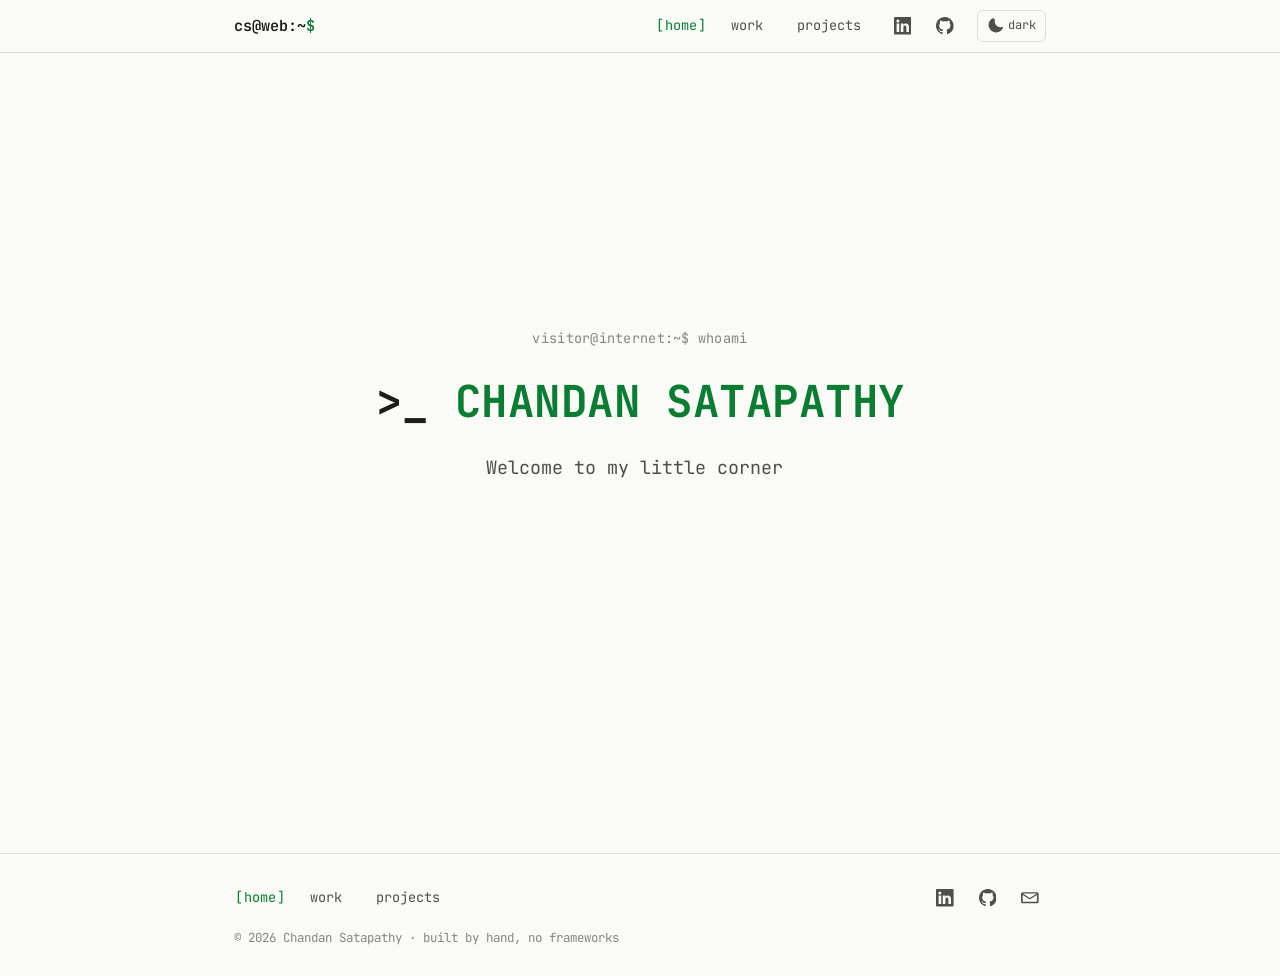
<file: index.html>
<!DOCTYPE html>
<html lang="en">
<head>
  <meta charset="UTF-8" />
  <meta name="viewport" content="width=device-width, initial-scale=1.0" />
  <title>Chandan Satapathy — Backend Engineer</title>
  <meta name="description" content="Personal site of Chandan Satapathy, backend engineer building distributed systems." />
  <link rel="icon" href="data:image/svg+xml,%3Csvg xmlns='http://www.w3.org/2000/svg' viewBox='0 0 100 100'%3E%3Crect width='100' height='100' rx='18' fill='%230d1117'/%3E%3Ctext x='50' y='66' font-family='monospace' font-size='46' fill='%233ddc84' text-anchor='middle'%3E%3E_%3C/text%3E%3C/svg%3E" />

  <!--
    Pre-paint theme script (duplicated intentionally on every page): reads
    localStorage.theme and sets data-theme on <html> before first paint, so
    there's no flash of the wrong theme. Default is "light" if nothing is
    stored yet.
  -->
  <script>
    (function () {
      try {
        var stored = window.localStorage.getItem("theme");
        var theme = stored === "dark" ? "dark" : "light";
        document.documentElement.setAttribute("data-theme", theme);
      } catch (e) {
        document.documentElement.setAttribute("data-theme", "light");
      }
    })();
  </script>

  <link rel="preconnect" href="https://fonts.googleapis.com" />
  <link rel="preconnect" href="https://fonts.gstatic.com" crossorigin />
  <link href="https://fonts.googleapis.com/css2?family=JetBrains+Mono:wght@400;500;600;700&family=Inter:wght@400;500;600&display=swap" rel="stylesheet" />

  <link rel="stylesheet" href="./css/base.css" />
  <link rel="stylesheet" href="./css/layout.css" />
  <link rel="stylesheet" href="./css/pages.css" />
</head>
<body>
  <div id="layout-header"></div>

  <main>
    <div class="container">
      <section class="hero">
        <p class="hero-prompt">visitor@internet:~$ whoami</p>
        <h1 class="hero-name">&gt;_ <span class="accent">CHANDAN SATAPATHY</span></h1>
        <p class="hero-typewriter" id="hero-typewriter" aria-live="polite"></p>
        <p class="hero-summary" id="hero-summary"></p>
        <div class="hero-links" id="hero-links"></div>
      </section>
    </div>
  </main>

  <div id="layout-footer"></div>

  <script type="module" src="./js/home.js"></script>
</body>
</html>
</file>
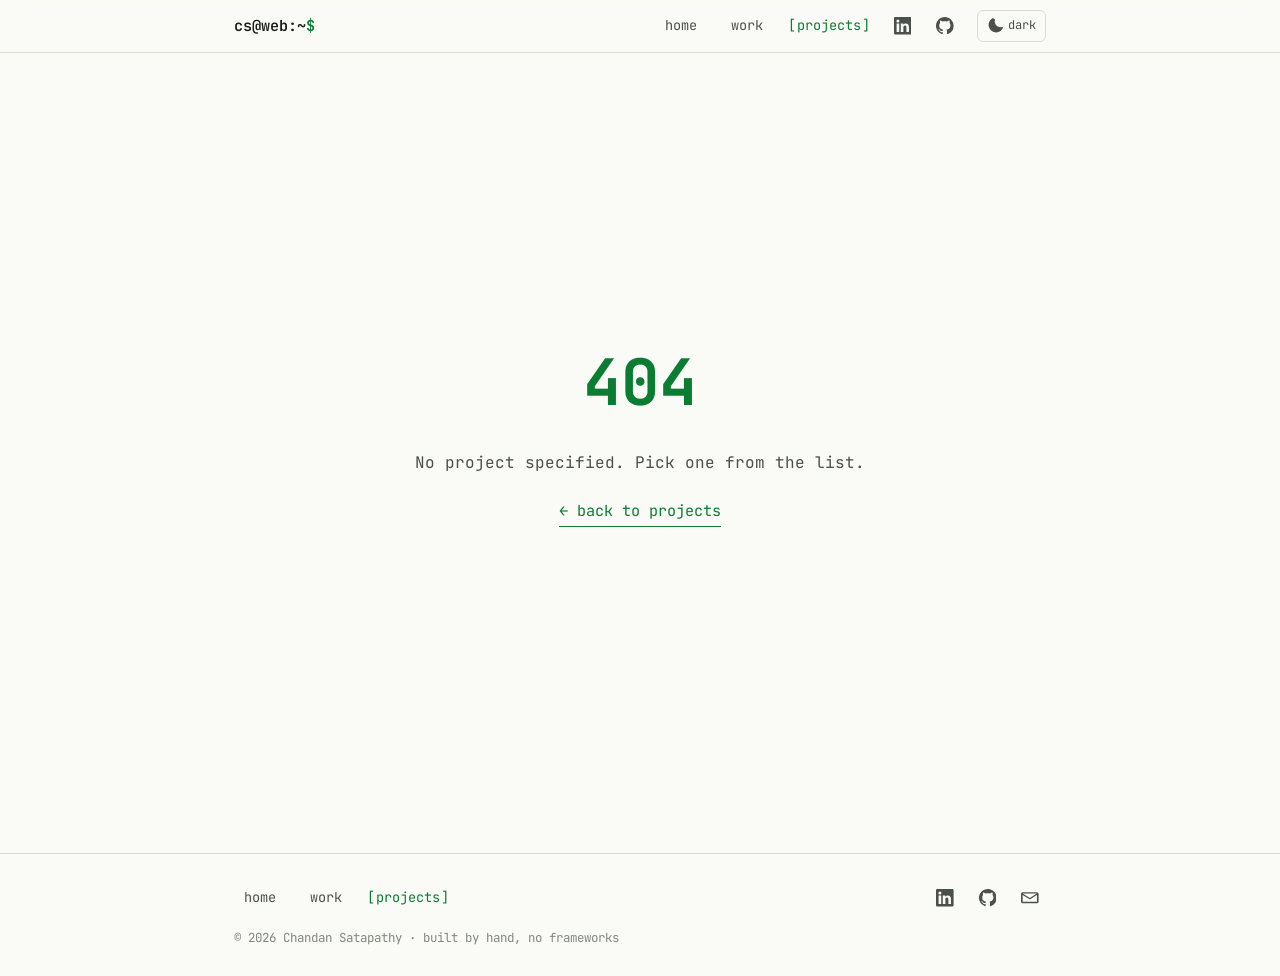
<file: project.html>
<!DOCTYPE html>
<html lang="en">
<head>
  <meta charset="UTF-8" />
  <meta name="viewport" content="width=device-width, initial-scale=1.0" />
  <title>Project — Chandan Satapathy</title>
  <meta name="description" content="Project write-up by Chandan Satapathy." />
  <link rel="icon" href="data:image/svg+xml,%3Csvg xmlns='http://www.w3.org/2000/svg' viewBox='0 0 100 100'%3E%3Crect width='100' height='100' rx='18' fill='%230d1117'/%3E%3Ctext x='50' y='66' font-family='monospace' font-size='46' fill='%233ddc84' text-anchor='middle'%3E%3E_%3C/text%3E%3C/svg%3E" />

  <!-- Pre-paint theme script (duplicated intentionally on every page): see index.html for full comment. -->
  <script>
    (function () {
      try {
        var stored = window.localStorage.getItem("theme");
        var theme = stored === "dark" ? "dark" : "light";
        document.documentElement.setAttribute("data-theme", theme);
      } catch (e) {
        document.documentElement.setAttribute("data-theme", "light");
      }
    })();
  </script>

  <link rel="preconnect" href="https://fonts.googleapis.com" />
  <link rel="preconnect" href="https://fonts.gstatic.com" crossorigin />
  <link href="https://fonts.googleapis.com/css2?family=JetBrains+Mono:wght@400;500;600;700&family=Inter:wght@400;500;600&display=swap" rel="stylesheet" />

  <link rel="stylesheet" href="./css/base.css" />
  <link rel="stylesheet" href="./css/layout.css" />
  <link rel="stylesheet" href="./css/pages.css" />
</head>
<body>
  <div id="layout-header"></div>

  <main id="project-main">
    <div class="container">
      <section class="blog-header">
        <div id="blog-header-content"></div>
      </section>

      <article class="blog-body" id="blog-body"></article>
    </div>
  </main>

  <div id="layout-footer"></div>

  <!-- Vendored markdown parser, loaded as a plain global script before the module that uses it. -->
  <script src="./js/vendor/marked.min.js"></script>
  <script type="module" src="./js/project.js"></script>
</body>
</html>
</file>
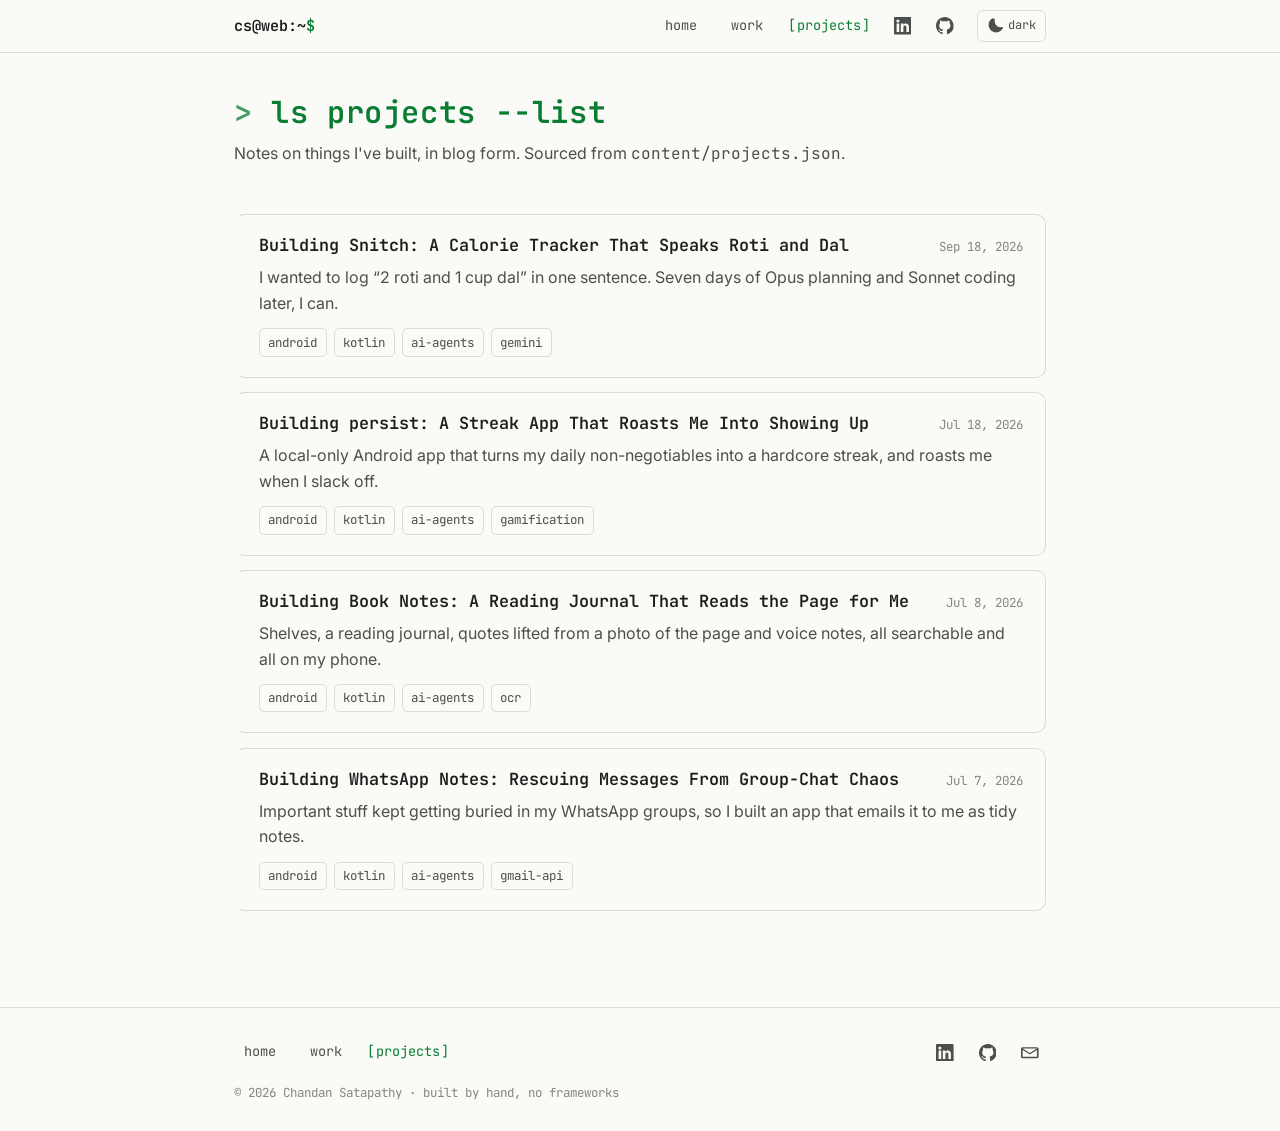
<file: projects.html>
<!DOCTYPE html>
<html lang="en">
<head>
  <meta charset="UTF-8" />
  <meta name="viewport" content="width=device-width, initial-scale=1.0" />
  <title>Projects — Chandan Satapathy</title>
  <meta name="description" content="Project write-ups and notes by Chandan Satapathy." />
  <link rel="icon" href="data:image/svg+xml,%3Csvg xmlns='http://www.w3.org/2000/svg' viewBox='0 0 100 100'%3E%3Crect width='100' height='100' rx='18' fill='%230d1117'/%3E%3Ctext x='50' y='66' font-family='monospace' font-size='46' fill='%233ddc84' text-anchor='middle'%3E%3E_%3C/text%3E%3C/svg%3E" />

  <!-- Pre-paint theme script (duplicated intentionally on every page): see index.html for full comment. -->
  <script>
    (function () {
      try {
        var stored = window.localStorage.getItem("theme");
        var theme = stored === "dark" ? "dark" : "light";
        document.documentElement.setAttribute("data-theme", theme);
      } catch (e) {
        document.documentElement.setAttribute("data-theme", "light");
      }
    })();
  </script>

  <link rel="preconnect" href="https://fonts.googleapis.com" />
  <link rel="preconnect" href="https://fonts.gstatic.com" crossorigin />
  <link href="https://fonts.googleapis.com/css2?family=JetBrains+Mono:wght@400;500;600;700&family=Inter:wght@400;500;600&display=swap" rel="stylesheet" />

  <link rel="stylesheet" href="./css/base.css" />
  <link rel="stylesheet" href="./css/layout.css" />
  <link rel="stylesheet" href="./css/pages.css" />
</head>
<body>
  <div id="layout-header"></div>

  <main>
    <div class="container">
      <section class="page-head">
        <h1 class="command-heading">ls projects --list</h1>
        <p class="page-sub">Notes on things I've built, in blog form. Sourced from <code>content/projects.json</code>.</p>
      </section>

      <div id="projects-list" class="projects-list"></div>
    </div>
  </main>

  <div id="layout-footer"></div>

  <script type="module" src="./js/projects.js"></script>
</body>
</html>
</file>
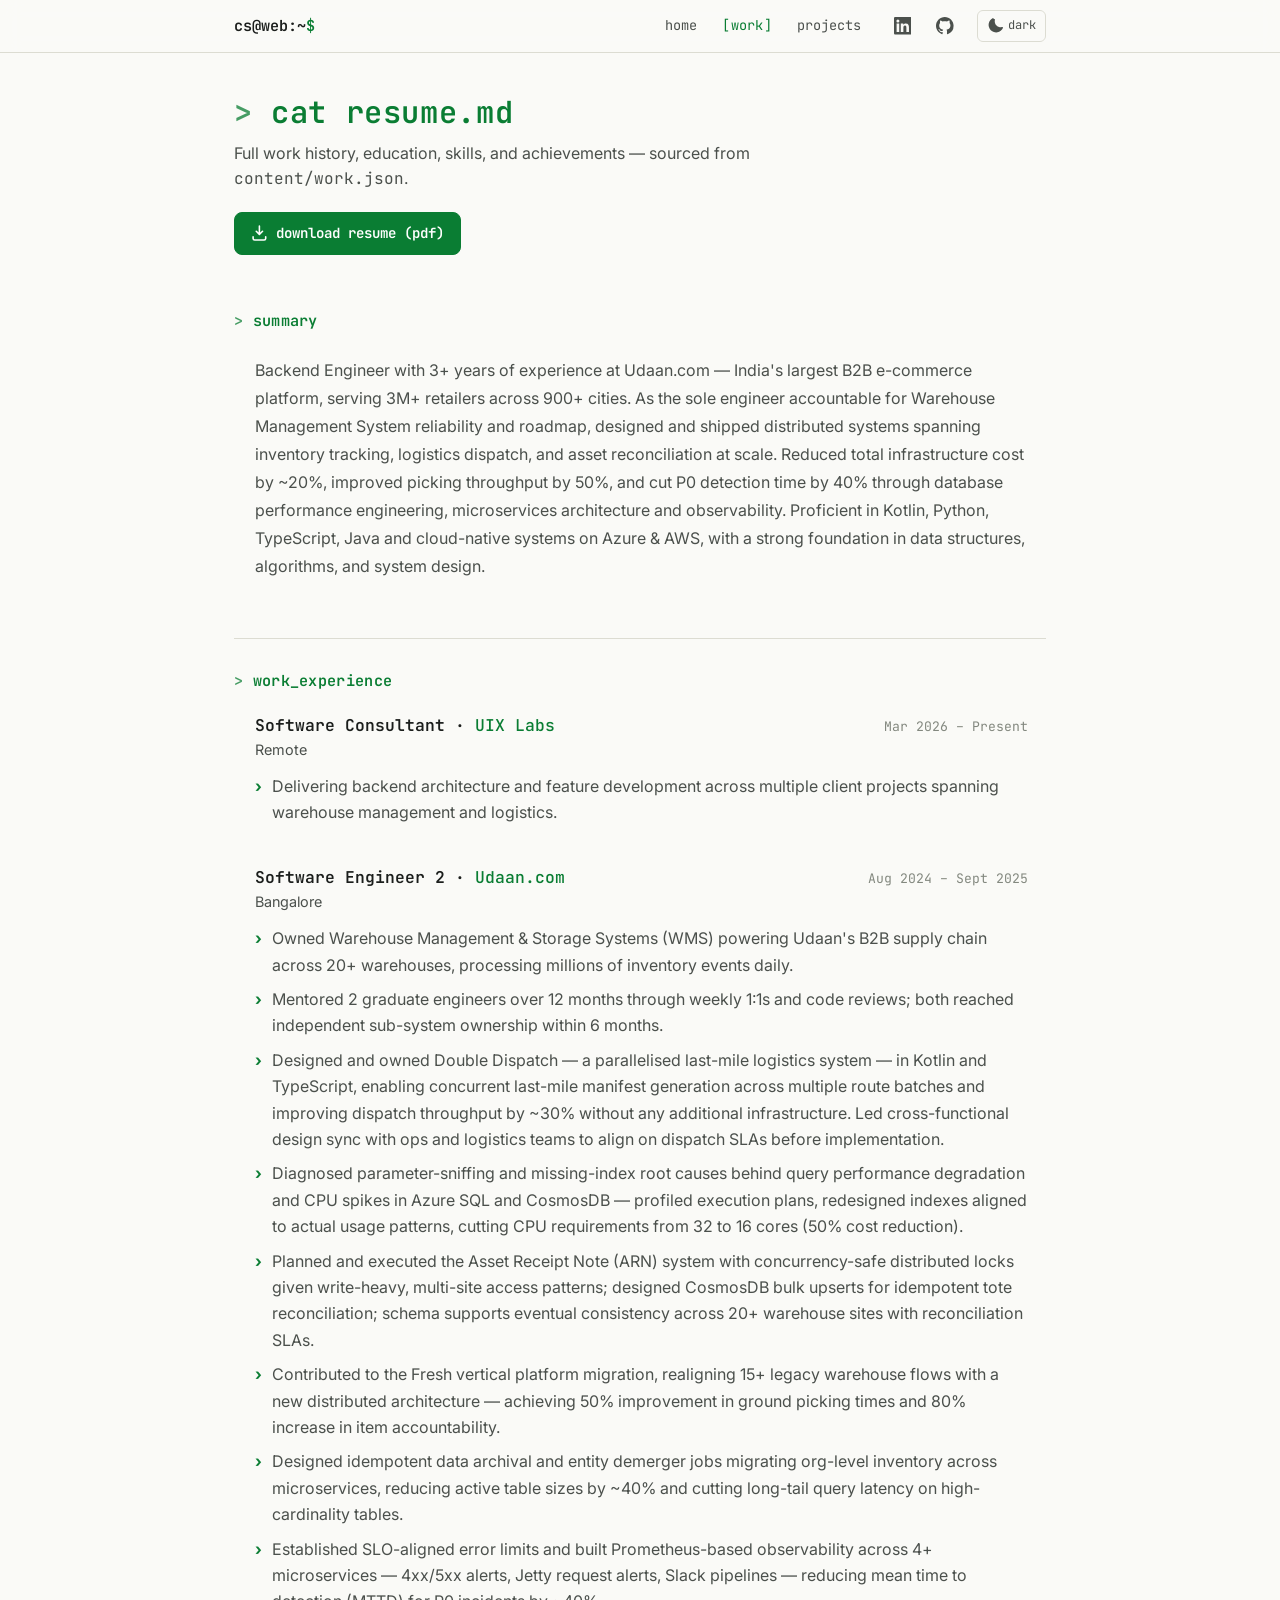
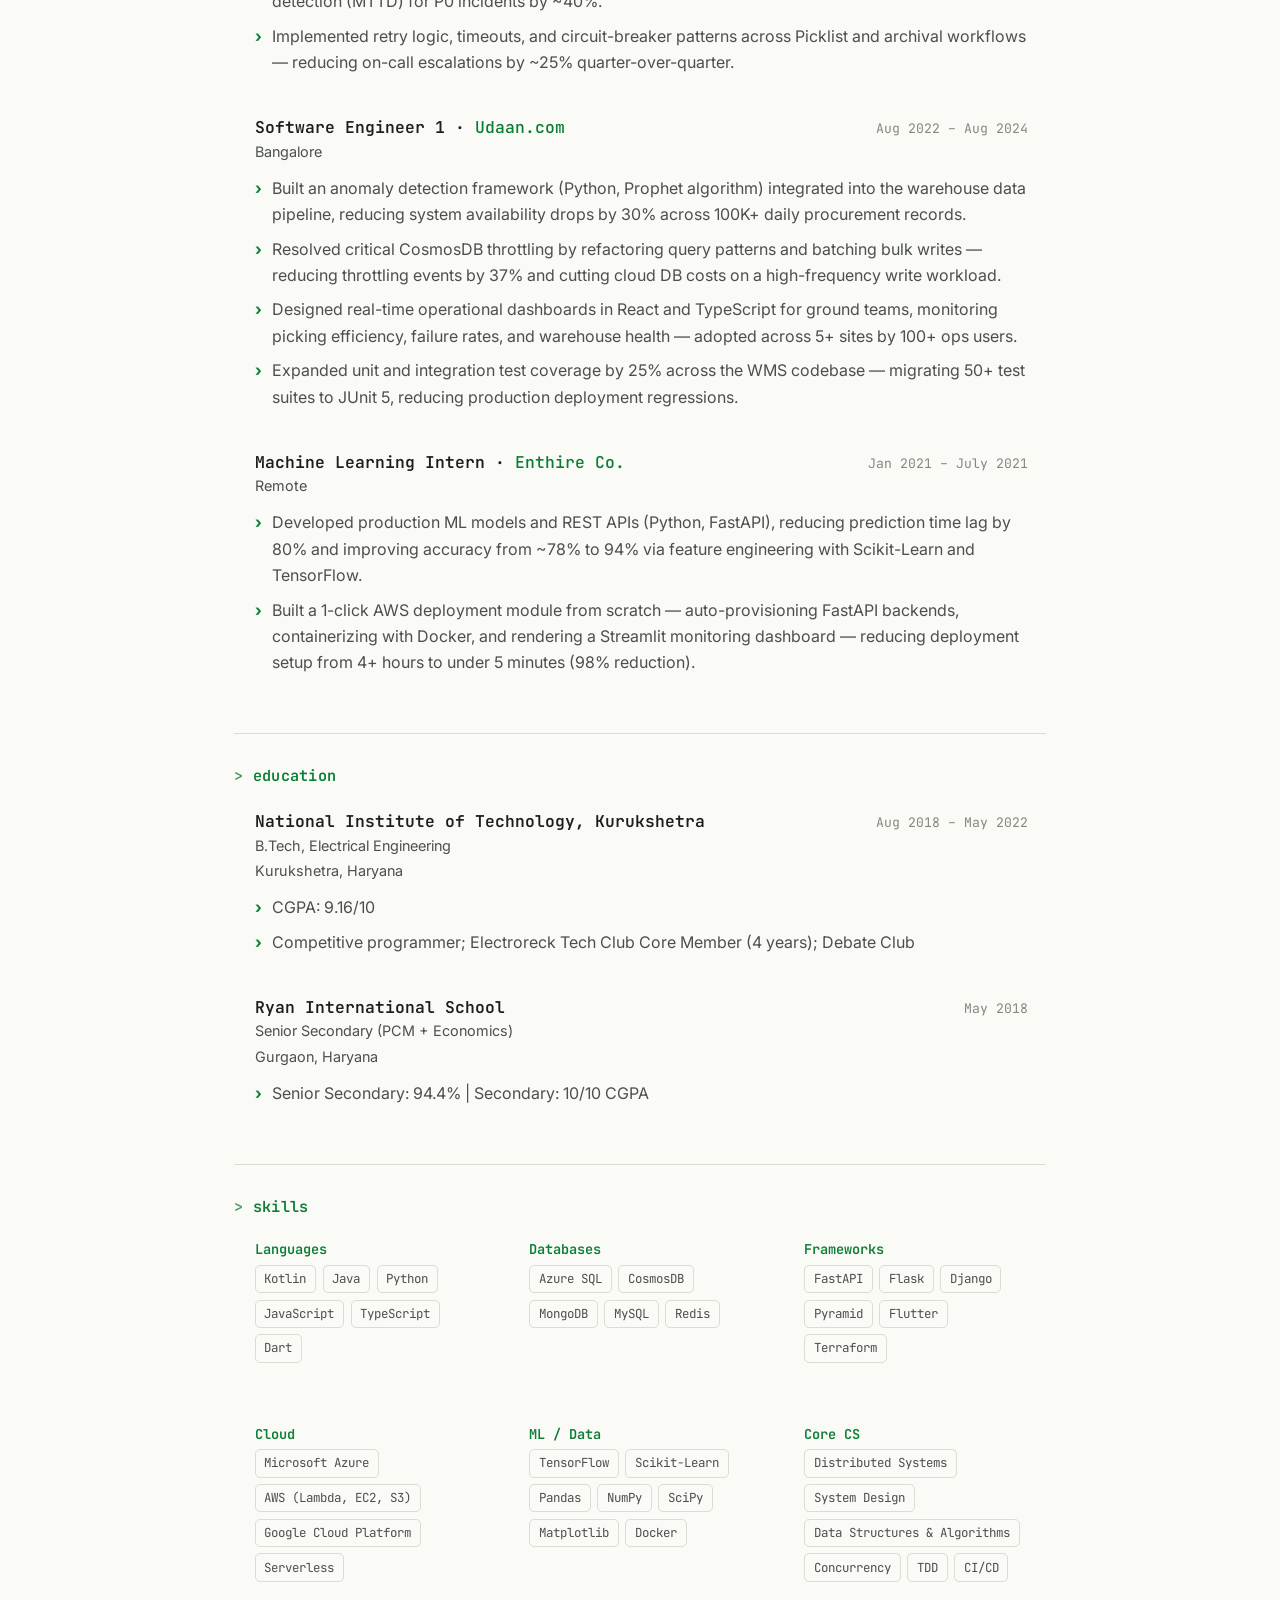
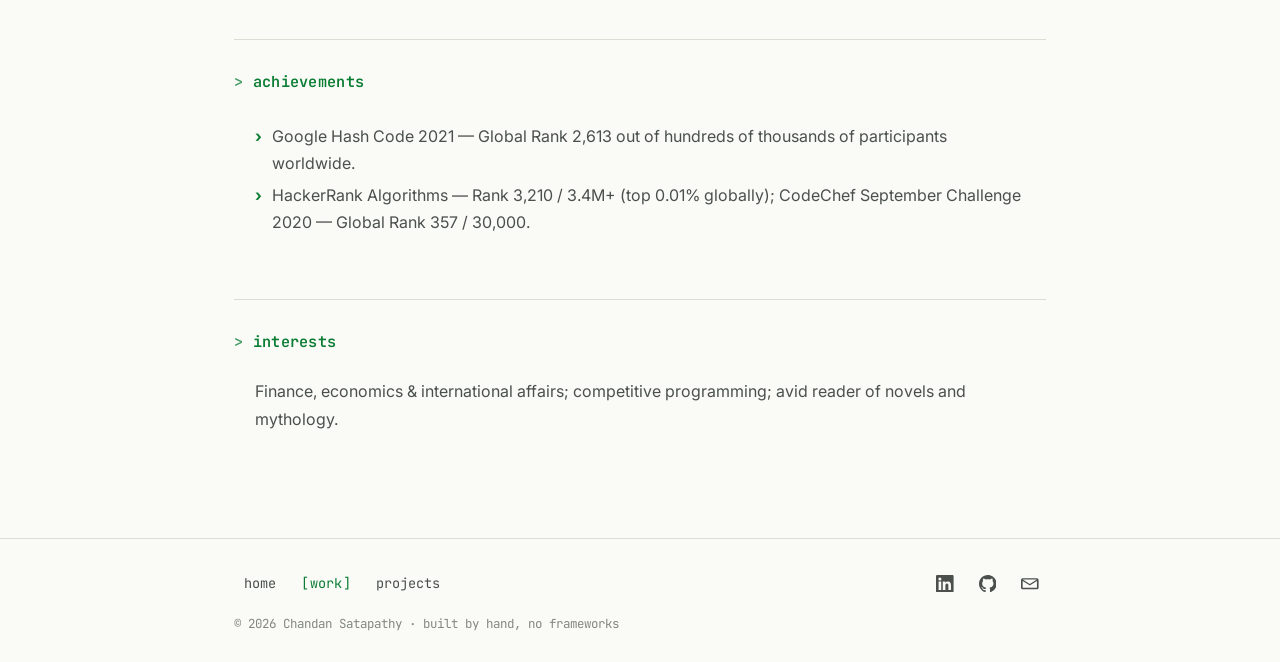
<file: work.html>
<!DOCTYPE html>
<html lang="en">
<head>
  <meta charset="UTF-8" />
  <meta name="viewport" content="width=device-width, initial-scale=1.0" />
  <title>Work — Chandan Satapathy</title>
  <meta name="description" content="Resume and work experience of Chandan Satapathy, backend engineer." />
  <link rel="icon" href="data:image/svg+xml,%3Csvg xmlns='http://www.w3.org/2000/svg' viewBox='0 0 100 100'%3E%3Crect width='100' height='100' rx='18' fill='%230d1117'/%3E%3Ctext x='50' y='66' font-family='monospace' font-size='46' fill='%233ddc84' text-anchor='middle'%3E%3E_%3C/text%3E%3C/svg%3E" />

  <!-- Pre-paint theme script (duplicated intentionally on every page): see index.html for full comment. -->
  <script>
    (function () {
      try {
        var stored = window.localStorage.getItem("theme");
        var theme = stored === "dark" ? "dark" : "light";
        document.documentElement.setAttribute("data-theme", theme);
      } catch (e) {
        document.documentElement.setAttribute("data-theme", "light");
      }
    })();
  </script>

  <link rel="preconnect" href="https://fonts.googleapis.com" />
  <link rel="preconnect" href="https://fonts.gstatic.com" crossorigin />
  <link href="https://fonts.googleapis.com/css2?family=JetBrains+Mono:wght@400;500;600;700&family=Inter:wght@400;500;600&display=swap" rel="stylesheet" />

  <link rel="stylesheet" href="./css/base.css" />
  <link rel="stylesheet" href="./css/layout.css" />
  <link rel="stylesheet" href="./css/pages.css" />
</head>
<body>
  <div id="layout-header"></div>

  <main>
    <div class="container">
      <section class="page-head">
        <h1 class="command-heading">cat resume.md</h1>
        <p class="page-sub">Full work history, education, skills, and achievements — sourced from <code>content/work.json</code>.</p>
        <a id="resume-download" class="download-btn" href="./assets/resume/Chandan_Satapathy_Resume.pdf" download>
          <span>download resume (pdf)</span>
        </a>
      </section>

      <div id="work-content"></div>
    </div>
  </main>

  <div id="layout-footer"></div>

  <script type="module" src="./js/work.js"></script>
</body>
</html>
</file>
<file: css/base.css>
/* ==========================================================================
   base.css — reset, CSS custom properties (themes), typography, utilities
   ========================================================================== */

/* ---- Theme tokens -------------------------------------------------------
   Light is the default (data-theme is set to "light" pre-paint by the
   inline head script, but these :root values are the fallback too). */
:root,
[data-theme="light"] {
  --bg: #fafaf7;
  --bg-raised: #f2f1ea;
  --ink: #1b1e1c;
  --ink-soft: #4b504c;
  --ink-faint: #83887f;
  --accent: #0a7d33;
  --accent-ink: #ffffff;
  --border: #dcdcd2;
  --border-strong: #c3c4b8;
  --code-bg: #f0efe6;
  --shadow: 0 1px 2px rgba(20, 20, 15, 0.04);
  --selection-bg: #0a7d3333;
  --scrollbar: #c3c4b8;
}

[data-theme="dark"] {
  --bg: #0d1117;
  --bg-raised: #151b23;
  --ink: #e6edf3;
  --ink-soft: #a9b3bd;
  --ink-faint: #6e7681;
  --accent: #3ddc84;
  --accent-ink: #05130a;
  --border: #232b34;
  --border-strong: #313c47;
  --code-bg: #131a22;
  --shadow: 0 1px 2px rgba(0, 0, 0, 0.3);
  --selection-bg: #3ddc8433;
  --scrollbar: #313c47;
}

/* ---- Reset --------------------------------------------------------------- */
*,
*::before,
*::after {
  box-sizing: border-box;
}

html {
  -webkit-text-size-adjust: 100%;
  text-size-adjust: 100%;
}

body,
h1,
h2,
h3,
h4,
p,
figure,
blockquote,
dl,
dd,
ul,
ol {
  margin: 0;
}

ul,
ol {
  padding: 0;
  list-style: none;
}

img,
picture,
svg {
  max-width: 100%;
  display: block;
}

button,
input,
textarea,
select {
  font: inherit;
  color: inherit;
}

a {
  color: inherit;
  text-decoration: none;
}

button {
  background: none;
  border: none;
  cursor: pointer;
}

/* ---- Base typography ------------------------------------------------------ */
html {
  scrollbar-color: var(--scrollbar) transparent;
}

body {
  background: var(--bg);
  color: var(--ink);
  font-family: "Inter", -apple-system, BlinkMacSystemFont, "Segoe UI", sans-serif;
  font-size: 16px;
  line-height: 1.6;
  min-height: 100vh;
  display: flex;
  flex-direction: column;
  transition: background-color 0.2s ease, color 0.2s ease;
}

@media (prefers-reduced-motion: reduce) {
  * {
    animation-duration: 0.001ms !important;
    animation-iteration-count: 1 !important;
    transition-duration: 0.001ms !important;
    scroll-behavior: auto !important;
  }
}

h1,
h2,
h3,
h4 {
  font-family: "JetBrains Mono", ui-monospace, SFMono-Regular, Menlo, monospace;
  font-weight: 600;
  line-height: 1.25;
  color: var(--ink);
}

code,
pre,
kbd {
  font-family: "JetBrains Mono", ui-monospace, SFMono-Regular, Menlo, monospace;
}

::selection {
  background: var(--selection-bg);
}

/* Focus states — visible everywhere, keyboard-friendly */
a:focus-visible,
button:focus-visible,
[tabindex]:focus-visible {
  outline: 2px solid var(--accent);
  outline-offset: 2px;
  border-radius: 2px;
}

/* ---- Utilities ------------------------------------------------------------ */
.container {
  width: 100%;
  max-width: 860px;
  margin-inline: auto;
  padding-inline: 1.5rem;
}

.visually-hidden {
  position: absolute;
  width: 1px;
  height: 1px;
  padding: 0;
  margin: -1px;
  overflow: hidden;
  clip: rect(0, 0, 0, 0);
  white-space: nowrap;
  border: 0;
}

.mono {
  font-family: "JetBrains Mono", ui-monospace, SFMono-Regular, Menlo, monospace;
}

.accent {
  color: var(--accent);
}

main {
  flex: 1 0 auto;
}

.command-heading {
  font-family: "JetBrains Mono", ui-monospace, SFMono-Regular, Menlo, monospace;
  font-size: 0.95rem;
  letter-spacing: 0.02em;
  color: var(--accent);
  text-transform: none;
}

.command-heading::before {
  content: "> ";
  opacity: 0.75;
}
</file>
<file: css/layout.css>
/* ==========================================================================
   layout.css — header, nav, footer, page container (chrome injected by
   js/layout.js on every page)
   ========================================================================== */

.site-header {
  position: sticky;
  top: 0;
  z-index: 50;
  background: color-mix(in srgb, var(--bg) 88%, transparent);
  backdrop-filter: blur(10px);
  -webkit-backdrop-filter: blur(10px);
  border-bottom: 1px solid var(--border);
}

.site-header .container,
.site-footer .container {
  display: flex;
  align-items: center;
  justify-content: space-between;
  gap: 0.75rem;
  min-height: 3.25rem;
  padding-block: 0.6rem;
  flex-wrap: wrap;
}

.site-mark {
  font-family: "JetBrains Mono", ui-monospace, SFMono-Regular, Menlo, monospace;
  font-size: 0.95rem;
  font-weight: 600;
  color: var(--ink);
  white-space: nowrap;
}

.site-mark:hover,
.site-mark:focus-visible {
  color: var(--accent);
}

.site-mark .blink {
  color: var(--accent);
}

.nav-cluster {
  display: flex;
  align-items: center;
  gap: 1rem;
  flex-wrap: wrap;
}

.nav-links {
  display: flex;
  align-items: center;
  gap: 0.9rem;
  font-family: "JetBrains Mono", ui-monospace, SFMono-Regular, Menlo, monospace;
  font-size: 0.85rem;
}

.nav-links a {
  position: relative;
  padding: 0.2rem 0.05rem;
  color: var(--ink-soft);
  transition: color 0.15s ease;
}

.nav-links a::before {
  content: "[";
  opacity: 0;
  margin-right: 1px;
  transition: opacity 0.15s ease;
  color: var(--accent);
}

.nav-links a::after {
  content: "]";
  opacity: 0;
  margin-left: 1px;
  transition: opacity 0.15s ease;
  color: var(--accent);
}

.nav-links a:hover,
.nav-links a:focus-visible {
  color: var(--accent);
}

.nav-links a:hover::before,
.nav-links a:hover::after,
.nav-links a:focus-visible::before,
.nav-links a:focus-visible::after {
  opacity: 1;
}

.nav-links a[aria-current="page"] {
  color: var(--accent);
}

.nav-links a[aria-current="page"]::before,
.nav-links a[aria-current="page"]::after {
  opacity: 1;
}

.icon-links {
  display: flex;
  align-items: center;
  gap: 0.65rem;
}

.icon-link {
  display: inline-flex;
  align-items: center;
  justify-content: center;
  width: 2rem;
  height: 2rem;
  border-radius: 6px;
  color: var(--ink-soft);
  transition: color 0.15s ease, background-color 0.15s ease;
}

.icon-link svg {
  width: 1.1rem;
  height: 1.1rem;
}

.icon-link:hover,
.icon-link:focus-visible {
  color: var(--accent);
  background: var(--bg-raised);
}

.theme-toggle {
  display: inline-flex;
  align-items: center;
  justify-content: center;
  gap: 0.35rem;
  height: 2rem;
  padding-inline: 0.55rem;
  border: 1px solid var(--border);
  border-radius: 6px;
  font-family: "JetBrains Mono", ui-monospace, SFMono-Regular, Menlo, monospace;
  font-size: 0.75rem;
  color: var(--ink-soft);
  transition: color 0.15s ease, border-color 0.15s ease, background-color 0.15s ease;
}

.theme-toggle svg {
  width: 1rem;
  height: 1rem;
}

.theme-toggle:hover,
.theme-toggle:focus-visible {
  color: var(--accent);
  border-color: var(--accent);
  background: var(--bg-raised);
}

/* ---- Footer --------------------------------------------------------------- */
.site-footer {
  border-top: 1px solid var(--border);
  margin-top: 3rem;
  padding-block: 0.5rem;
}

.site-footer .container {
  flex-direction: column;
  align-items: stretch;
  gap: 0.9rem;
  padding-block: 1.25rem;
}

.footer-row {
  display: flex;
  align-items: center;
  justify-content: space-between;
  gap: 0.75rem;
  flex-wrap: wrap;
}

.footer-tagline {
  font-family: "JetBrains Mono", ui-monospace, SFMono-Regular, Menlo, monospace;
  font-size: 0.78rem;
  color: var(--ink-faint);
}

@media (max-width: 480px) {
  .site-header .container {
    gap: 0.5rem;
  }

  .nav-cluster {
    gap: 0.6rem;
  }

  .nav-links {
    gap: 0.6rem;
    font-size: 0.78rem;
  }

  .theme-toggle span.toggle-label {
    display: none;
  }

  .theme-toggle {
    padding-inline: 0.4rem;
  }

  .footer-row {
    flex-direction: column;
    align-items: flex-start;
    gap: 0.6rem;
  }
}
</file>
<file: css/pages.css>
/* ==========================================================================
   pages.css — page-specific styles (landing, work, projects, blog, 404)
   ========================================================================== */

/* ---- Landing --------------------------------------------------------------- */
.hero {
  min-height: calc(100vh - 3.25rem - 6rem);
  display: flex;
  flex-direction: column;
  align-items: center;
  justify-content: center;
  text-align: center;
  padding-block: 3.5rem;
  gap: 1.5rem;
}

.hero-prompt {
  font-family: "JetBrains Mono", ui-monospace, SFMono-Regular, Menlo, monospace;
  font-size: 0.85rem;
  color: var(--ink-faint);
  letter-spacing: 0.02em;
}

.hero-name {
  font-family: "JetBrains Mono", ui-monospace, SFMono-Regular, Menlo, monospace;
  font-size: clamp(1.6rem, 5vw, 2.75rem);
  font-weight: 700;
  letter-spacing: 0.01em;
  color: var(--ink);
}

.hero-name .accent {
  color: var(--accent);
}

.hero-typewriter {
  font-family: "JetBrains Mono", ui-monospace, SFMono-Regular, Menlo, monospace;
  font-size: clamp(0.95rem, 2.4vw, 1.15rem);
  color: var(--ink-soft);
  min-height: 1.6em;
}

.hero-typewriter .cursor {
  display: inline-block;
  width: 0.55em;
  margin-left: 1px;
  background: var(--accent);
  animation: blink 1s step-end infinite;
}

@keyframes blink {
  0%, 49% { opacity: 1; }
  50%, 100% { opacity: 0; }
}

@media (prefers-reduced-motion: reduce) {
  .hero-typewriter .cursor {
    animation: none;
    opacity: 1;
  }
}

.hero-summary {
  max-width: 620px;
  color: var(--ink-soft);
  font-size: 1rem;
  line-height: 1.75;
  opacity: 0;
  transform: translateY(6px);
  transition: opacity 0.5s ease, transform 0.5s ease;
}

.hero-summary.is-visible {
  opacity: 1;
  transform: translateY(0);
}

.hero-links {
  display: flex;
  gap: 1.25rem;
  flex-wrap: wrap;
  justify-content: center;
  font-family: "JetBrains Mono", ui-monospace, SFMono-Regular, Menlo, monospace;
  font-size: 0.9rem;
  opacity: 0;
  transform: translateY(6px);
  transition: opacity 0.5s ease 0.15s, transform 0.5s ease 0.15s;
}

.hero-links.is-visible {
  opacity: 1;
  transform: translateY(0);
}

.hero-links a {
  color: var(--ink-soft);
  border-bottom: 1px solid transparent;
  padding-bottom: 2px;
  transition: color 0.15s ease, border-color 0.15s ease;
}

.hero-links a::before {
  content: "$ ";
  color: var(--accent);
  opacity: 0.8;
}

.hero-links a:hover,
.hero-links a:focus-visible {
  color: var(--accent);
  border-color: var(--accent);
}

/* ---- Page header (work / projects / project) ------------------------------ */
.page-head {
  padding-block: 2.5rem 1.5rem;
}

.page-head h1 {
  font-size: clamp(1.4rem, 3.4vw, 1.9rem);
}

.page-head .page-sub {
  margin-top: 0.6rem;
  color: var(--ink-soft);
  max-width: 620px;
}

/* ---- Resume download button ------------------------------------------------ */
.download-btn {
  display: inline-flex;
  align-items: center;
  gap: 0.5rem;
  margin-top: 1.25rem;
  padding: 0.6rem 1rem;
  border: 1px solid var(--accent);
  border-radius: 8px;
  background: var(--accent);
  color: var(--accent-ink);
  font-family: "JetBrains Mono", ui-monospace, SFMono-Regular, Menlo, monospace;
  font-size: 0.88rem;
  font-weight: 600;
  transition: transform 0.15s ease, box-shadow 0.15s ease, opacity 0.15s ease;
}

.download-btn svg {
  width: 1.05rem;
  height: 1.05rem;
}

.download-btn:hover,
.download-btn:focus-visible {
  transform: translateY(-1px);
  box-shadow: 0 4px 14px color-mix(in srgb, var(--accent) 35%, transparent);
  opacity: 0.95;
}

/* ---- Hoverable section / entry cards (resume + projects) ------------------- */
.section-block {
  padding-block: 2rem;
  border-top: 1px solid var(--border);
}

.section-block:first-of-type {
  border-top: none;
}

.entry-card {
  position: relative;
  padding: 1rem 1.1rem;
  margin-block: 0.6rem;
  border-radius: 8px;
  border-left: 3px solid transparent;
  transition: background-color 0.2s ease, border-color 0.2s ease;
}

.entry-card:hover,
.entry-card:focus-within {
  background: var(--bg-raised);
  border-left-color: var(--accent);
}

.entry-head {
  display: flex;
  flex-wrap: wrap;
  align-items: baseline;
  justify-content: space-between;
  gap: 0.4rem 1rem;
}

.entry-role {
  font-family: "JetBrains Mono", ui-monospace, SFMono-Regular, Menlo, monospace;
  font-size: 1.02rem;
  font-weight: 600;
  color: var(--ink);
}

.entry-company {
  color: var(--accent);
  font-weight: 500;
}

.entry-meta {
  font-family: "JetBrains Mono", ui-monospace, SFMono-Regular, Menlo, monospace;
  font-size: 0.82rem;
  color: var(--ink-faint);
  white-space: nowrap;
  text-align: right;
}

.entry-location {
  font-size: 0.9rem;
  color: var(--ink-soft);
  margin-top: 0.15rem;
}

.entry-bullets {
  margin-top: 0.75rem;
  display: flex;
  flex-direction: column;
  gap: 0.5rem;
}

.entry-bullets li {
  position: relative;
  padding-left: 1.1rem;
  color: var(--ink-soft);
  line-height: 1.65;
}

.entry-bullets li::before {
  content: "›";
  position: absolute;
  left: 0;
  color: var(--accent);
  font-weight: 700;
}

.skills-grid {
  display: grid;
  grid-template-columns: repeat(auto-fit, minmax(220px, 1fr));
  gap: 0.75rem;
}

.skill-card .skill-cat {
  font-family: "JetBrains Mono", ui-monospace, SFMono-Regular, Menlo, monospace;
  font-size: 0.85rem;
  color: var(--accent);
  margin-bottom: 0.4rem;
}

.skill-tags {
  display: flex;
  flex-wrap: wrap;
  gap: 0.4rem;
}

.skill-tag {
  font-family: "JetBrains Mono", ui-monospace, SFMono-Regular, Menlo, monospace;
  font-size: 0.78rem;
  padding: 0.2rem 0.55rem;
  border: 1px solid var(--border);
  border-radius: 5px;
  color: var(--ink-soft);
}

.achievements-list li {
  position: relative;
  padding-left: 1.1rem;
  margin-block: 0.4rem;
  color: var(--ink-soft);
  line-height: 1.65;
}

.achievements-list li::before {
  content: "›";
  position: absolute;
  left: 0;
  color: var(--accent);
  font-weight: 700;
}

.summary-text {
  color: var(--ink-soft);
  line-height: 1.75;
}

.interests-text {
  color: var(--ink-soft);
  line-height: 1.75;
}

/* ---- Projects list ---------------------------------------------------------- */
.projects-list {
  display: flex;
  flex-direction: column;
  gap: 0.9rem;
  padding-block: 1.5rem 3rem;
}

.project-card {
  display: block;
  padding: 1.25rem 1.35rem;
  border: 1px solid var(--border);
  border-left: 3px solid transparent;
  border-radius: 10px;
  transition: background-color 0.2s ease, border-color 0.2s ease, transform 0.15s ease;
}

.project-card:hover,
.project-card:focus-visible {
  background: var(--bg-raised);
  border-left-color: var(--accent);
  transform: translateY(-1px);
}

.project-card-head {
  display: flex;
  flex-wrap: wrap;
  align-items: baseline;
  justify-content: space-between;
  gap: 0.35rem 1rem;
}

.project-title {
  font-family: "JetBrains Mono", ui-monospace, SFMono-Regular, Menlo, monospace;
  font-size: 1.05rem;
  font-weight: 600;
  color: var(--ink);
}

.project-card:hover .project-title,
.project-card:focus-visible .project-title {
  color: var(--accent);
}

.project-date {
  font-family: "JetBrains Mono", ui-monospace, SFMono-Regular, Menlo, monospace;
  font-size: 0.78rem;
  color: var(--ink-faint);
  white-space: nowrap;
}

.project-desc {
  margin-top: 0.5rem;
  color: var(--ink-soft);
}

.project-tags {
  display: flex;
  flex-wrap: wrap;
  gap: 0.4rem;
  margin-top: 0.75rem;
}

.featured-badge {
  display: inline-block;
  margin-left: 0.5rem;
  font-family: "JetBrains Mono", ui-monospace, SFMono-Regular, Menlo, monospace;
  font-size: 0.68rem;
  padding: 0.1rem 0.45rem;
  border-radius: 999px;
  background: color-mix(in srgb, var(--accent) 16%, transparent);
  color: var(--accent);
  vertical-align: middle;
}

.empty-state {
  color: var(--ink-faint);
  padding-block: 2rem;
}

/* ---- Blog / project detail --------------------------------------------------- */
.blog-header {
  padding-block: 2.5rem 1rem;
  border-bottom: 1px solid var(--border);
}

.blog-title {
  font-size: clamp(1.5rem, 3.6vw, 2.1rem);
}

.blog-meta-row {
  display: flex;
  flex-wrap: wrap;
  align-items: center;
  gap: 0.9rem;
  margin-top: 0.9rem;
  font-family: "JetBrains Mono", ui-monospace, SFMono-Regular, Menlo, monospace;
  font-size: 0.82rem;
  color: var(--ink-faint);
}

.blog-github-link {
  display: inline-flex;
  align-items: center;
  gap: 0.4rem;
  color: var(--accent);
  font-weight: 600;
}

.blog-github-link svg {
  width: 1.05rem;
  height: 1.05rem;
  flex-shrink: 0;
}

.blog-github-link:hover,
.blog-github-link:focus-visible {
  text-decoration: underline;
}

.blog-tags {
  display: flex;
  flex-wrap: wrap;
  gap: 0.4rem;
  margin-top: 0.9rem;
}

.blog-body {
  padding-block: 2rem 3rem;
  color: var(--ink);
  line-height: 1.8;
}

.blog-body h1,
.blog-body h2,
.blog-body h3 {
  margin-top: 2rem;
  margin-bottom: 0.75rem;
}

.blog-body h1:first-child,
.blog-body h2:first-child,
.blog-body h3:first-child {
  margin-top: 0;
}

.blog-body p {
  margin-bottom: 1.1rem;
  color: var(--ink-soft);
}

.blog-body ul,
.blog-body ol {
  margin-bottom: 1.1rem;
  padding-left: 1.4rem;
}

.blog-body ul {
  list-style: disc;
}

.blog-body ol {
  list-style: decimal;
}

.blog-body li {
  color: var(--ink-soft);
  margin-block: 0.3rem;
}

.blog-body a {
  color: var(--accent);
  text-decoration: underline;
  text-underline-offset: 2px;
}

.blog-body blockquote {
  border-left: 3px solid var(--accent);
  padding-left: 1rem;
  margin: 1.25rem 0;
  color: var(--ink-faint);
  font-style: italic;
}

.blog-body code {
  background: var(--code-bg);
  padding: 0.15rem 0.4rem;
  border-radius: 4px;
  font-size: 0.88em;
}

.blog-body pre {
  background: var(--code-bg);
  border: 1px solid var(--border);
  padding: 1rem 1.1rem;
  border-radius: 8px;
  overflow-x: auto;
  margin-bottom: 1.25rem;
}

.blog-body pre code {
  background: none;
  padding: 0;
  font-size: 0.85em;
}

.blog-body img {
  border-radius: 8px;
  margin-block: 1rem;
  border: 1px solid var(--border);
}

.blog-body hr {
  border: none;
  border-top: 1px solid var(--border);
  margin-block: 2rem;
}

.blog-back-link {
  display: inline-flex;
  align-items: center;
  gap: 0.4rem;
  margin-top: 1rem;
  font-family: "JetBrains Mono", ui-monospace, SFMono-Regular, Menlo, monospace;
  font-size: 0.85rem;
  color: var(--ink-soft);
}

.blog-back-link:hover,
.blog-back-link:focus-visible {
  color: var(--accent);
}

/* ---- Error states (blog not found / 404) ------------------------------------ */
.error-state {
  min-height: calc(100vh - 3.25rem - 6rem);
  display: flex;
  flex-direction: column;
  align-items: center;
  justify-content: center;
  text-align: center;
  gap: 1rem;
  padding-block: 3rem;
}

.error-code {
  font-family: "JetBrains Mono", ui-monospace, SFMono-Regular, Menlo, monospace;
  font-size: clamp(2.5rem, 8vw, 4rem);
  font-weight: 700;
  color: var(--accent);
}

.error-message {
  font-family: "JetBrains Mono", ui-monospace, SFMono-Regular, Menlo, monospace;
  color: var(--ink-soft);
  font-size: 1rem;
}

.error-link {
  margin-top: 0.5rem;
  font-family: "JetBrains Mono", ui-monospace, SFMono-Regular, Menlo, monospace;
  font-size: 0.95rem;
  color: var(--accent);
  border-bottom: 1px solid var(--accent);
  padding-bottom: 2px;
}

.error-link:hover,
.error-link:focus-visible {
  opacity: 0.8;
}

/* ---- Responsive: two-column entry heads collapse on mobile ------------------ */
@media (max-width: 600px) {
  .entry-head {
    flex-direction: column;
    align-items: flex-start;
  }

  .entry-meta {
    text-align: left;
  }

  .project-card-head {
    flex-direction: column;
    align-items: flex-start;
  }
}

@media (max-width: 380px) {
  .container {
    padding-inline: 1rem;
  }
}
</file>
